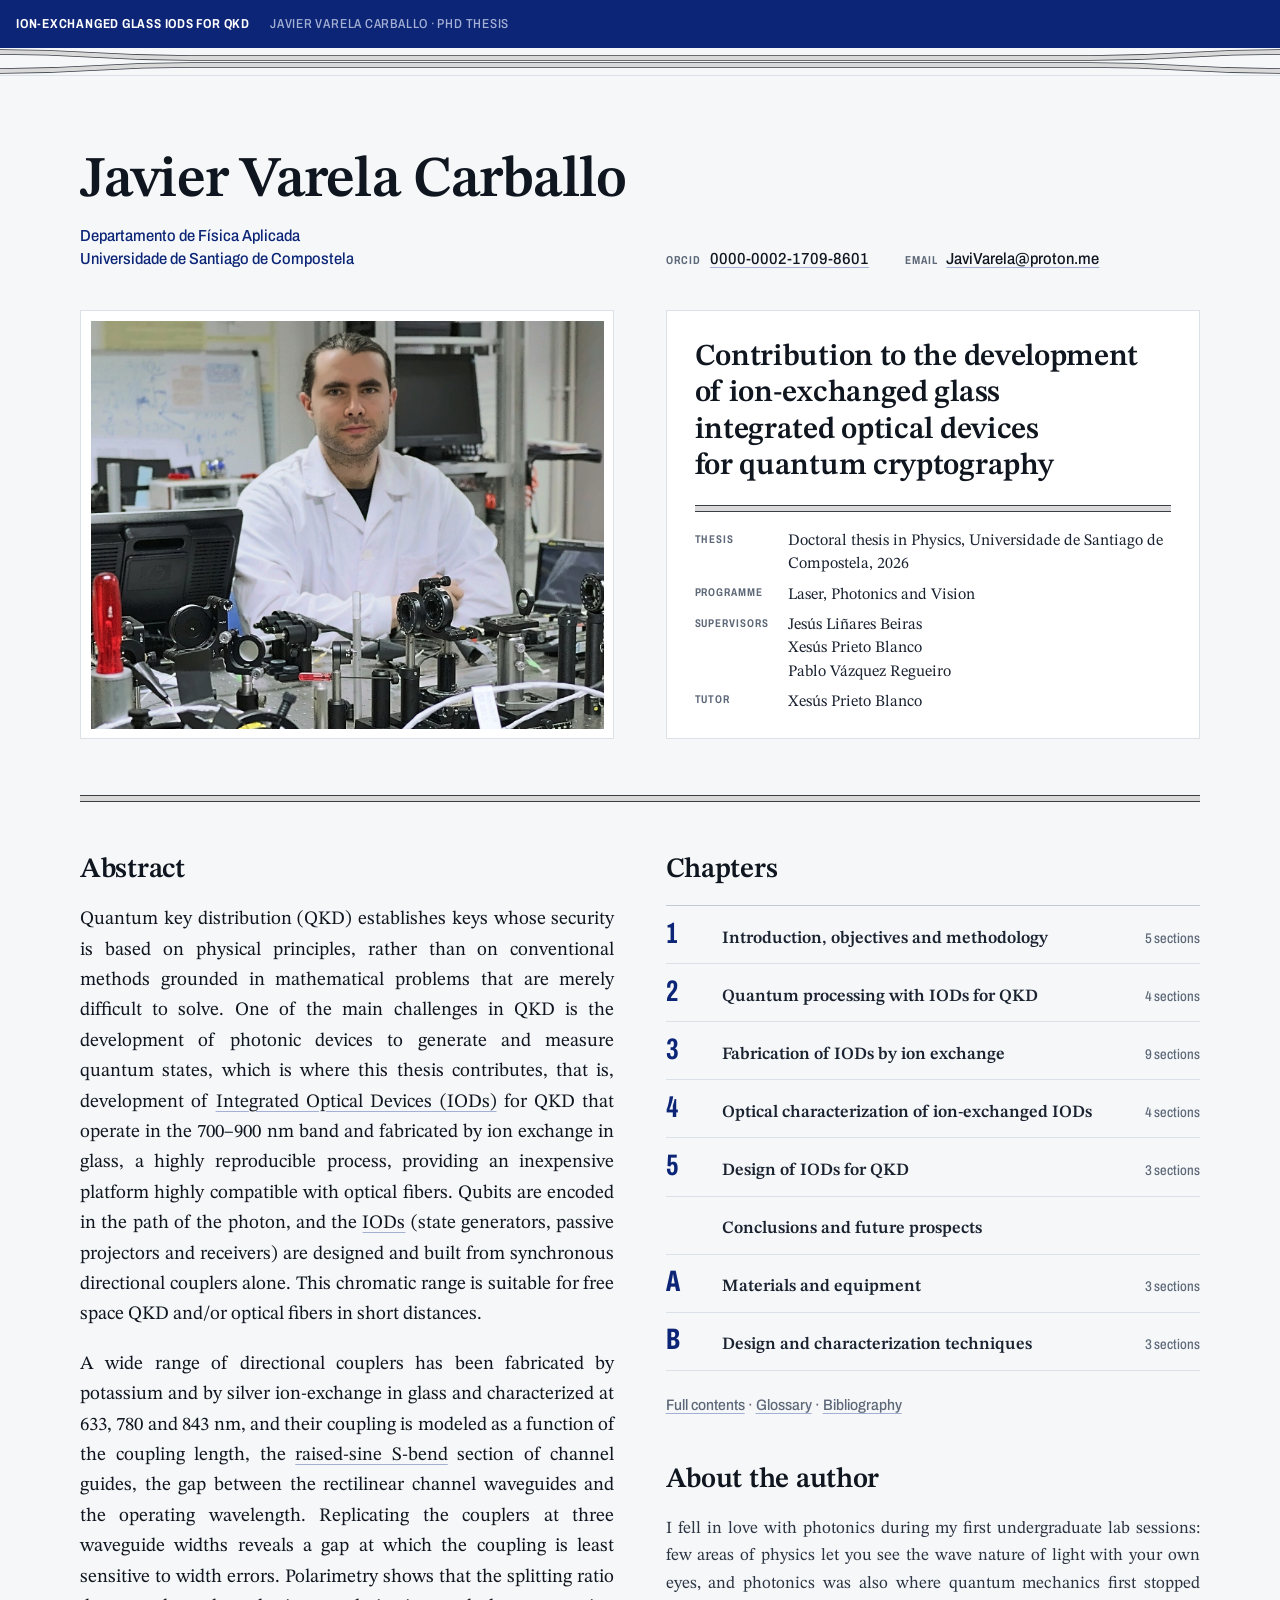
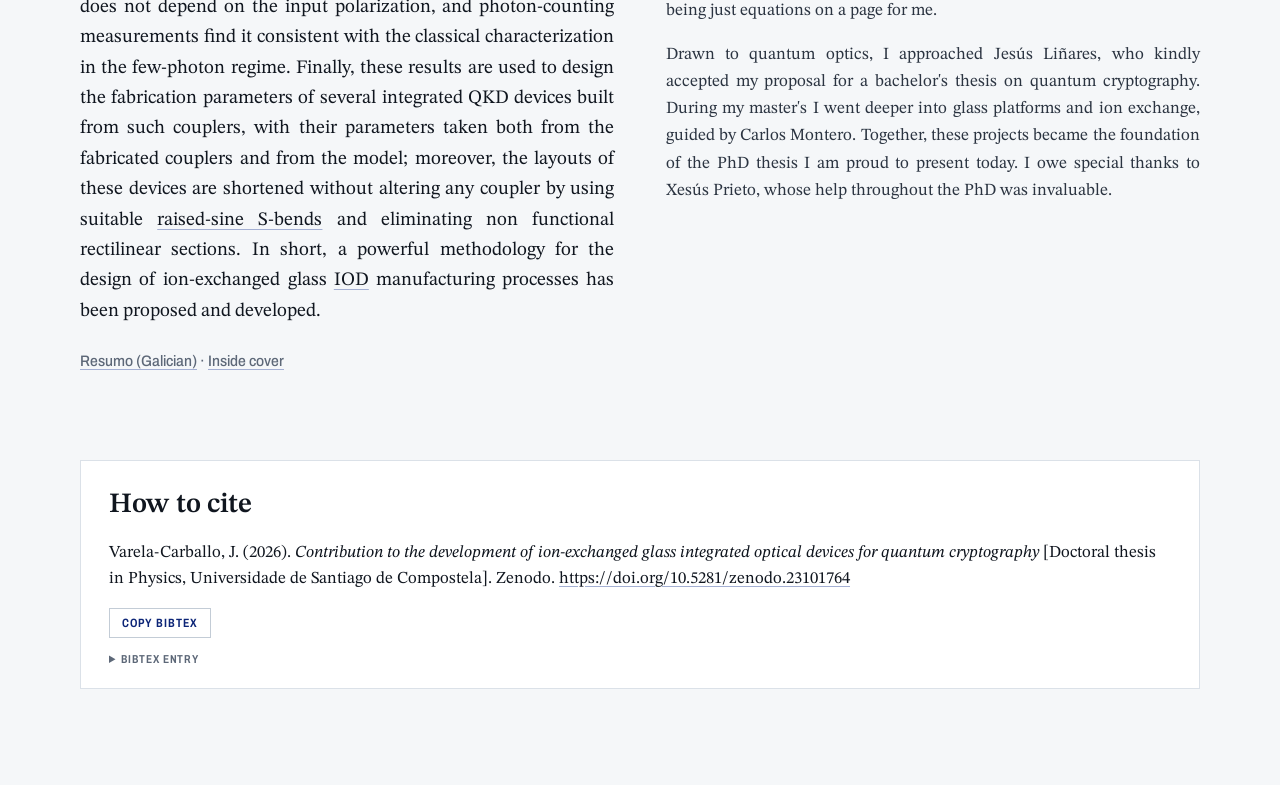
<file: index.html>
<!DOCTYPE html><html lang="en"><head><meta charset="utf-8"><meta name="viewport" content="width=device-width, initial-scale=1"><title>Contribution to the development of ion-exchanged glass integrated optical devices for quantum cryptography · Javier Varela Carballo</title><meta name="description" content="Quantum key distribution (QKD) establishes keys whose security is based on physical principles, rather than on conventional methods grounded in mathematical problems that are merely difficult to solve. One of the main challenges in QKD is the development of photonic devices to generate and measure quantum states, which is where this thesis contributes, that is, development of Integrated Optical Devices (IODs) for QKD that operate in the 700–900 nm band and fabricated by ion exchange in glass, a highly reproducible process, providing an inexpensive platform highly compatible with optical fibers."><meta property="og:title" content="Contribution to the development of ion-exchanged glass integrated optical devices for quantum cryptography"><meta property="og:description" content="Quantum key distribution (QKD) establishes keys whose security is based on physical principles, rather than on conventional methods grounded in mathematical problems that are merely difficult to solve. One of the main challenges in QKD is the development of photonic devices to generate and measure quantum states, which is where this thesis contributes, that is, development of Integrated Optical Devices (IODs) for QKD that operate in the 700–900 nm band and fabricated by ion exchange in glass, a highly reproducible process, providing an inexpensive platform highly compatible with optical fibers."><meta property="og:type" content="website"><meta name="citation_title" content="Contribution to the development of ion-exchanged glass integrated optical devices for quantum cryptography"><meta name="citation_author" content="Varela-Carballo, Javier"><meta name="citation_publication_date" content="2026"><meta name="citation_dissertation_institution" content="Universidade de Santiago de Compostela"><meta name="citation_doi" content="10.5281/zenodo.23101764"><meta name="authors" content="Javier Varela Carballo"><style>/* Alignment */
mtable.right-align mtd,
mtable mtd.right-align,
mtable.left-align mtd.right-align,
mtable.aligned mtd:nth-child(odd) {
  justify-items: end;
  text-align: right;
}
mtable.cases mtd,
mtable.left-align mtd,
mtable mtd.left-align,
mtable.aligned mtd:nth-child(even),
math:is(:not([display])) > mtable.multiline-equation mtd {
  justify-items: start;
  text-align: left;
}
mtable.cases mtd,
mtable.aligned mtd,
mtable mtd.flushed,
mtable mtd.left-flush {
  padding-left: 0;
}
mtable.cases mtd,
mtable.aligned mtd,
mtable mtd.flushed,
mtable mtd.right-flush {
  padding-right: 0;
}

/* Tables */
mtable {
  math-style: inherit;
}
mtd {
  math-depth: auto-add;
  math-style: compact;
  math-shift: compact;
}

/* Equations */
mtable.multiline-equation mtd {
  math-depth: inherit;
  math-style: inherit;
  math-shift: inherit;
  padding: 0;
}
math > mtable.multiline-equation mtr:not(:last-child) mtd {
  padding-bottom: 0.5em;
}

/* Fractions */
mfrac {
  padding-inline: 0;
  margin-inline: 0.1em;
}

/* Accents */
mover[accent="true" i] > :first-child {
  font-feature-settings: "dtls";
}
mover.dotted[accent="true" i] > :first-child {
  font-feature-settings: "dtls" 0;
}

/* Other rules for scriptlevel, displaystyle and math-shift */
munder > :nth-child(2),
munderover > :nth-child(2) {
  math-shift: compact
}
munder[accentunder="true" i] > :not(:first-child),
mover[accent="true" i] > :not(:first-child) {
  math-depth: inherit;
  math-style: inherit;
  math-shift: inherit;
}</style><link rel="stylesheet" href="style.css"><script src="site.js" defer></script></head><body data-page="index.html" data-title="Javier Varela Carballo"><a class="skip" href="#main">Skip to text</a>
<header class="mast"><a class="mast-title" href="index.html" aria-current="page" title="Contribution to the development of ion-exchanged glass integrated optical devices for quantum cryptography">Ion-exchanged glass IODs for QKD</a><span class="mast-author">Javier Varela Carballo · PhD thesis</span></header>
<div class="coupler" aria-hidden="true"></div>
<main class="home" id="main">
<section class="home-top">
<header class="who"><div><h1 class="who-name">Javier Varela Carballo</h1><p class="who-aff">Departamento de Física Aplicada<br>Universidade de Santiago de Compostela</p></div>
<ul class="who-links"><li><span class="k">ORCID</span><a href="https://orcid.org/0000-0002-1709-8601">0000-0002-1709-8601</a></li><li><span class="k">Email</span><a href="mailto:JaviVarela@proton.me">JaviVarela@proton.me</a></li></ul></header>
<figure class="who-photo"><img src="assets/photo.jpg" alt="Javier Varela Carballo at the optical bench" width="1500" height="1125"></figure>
<div class="plate">
<h2 class="plate-title stop"><a href="introduction.html">Contribution to the development of ion-exchanged glass integrated optical devices for quantum cryptography</a></h2>
<dl class="plate-meta"><dt>Thesis</dt><dd>Doctoral thesis in Physics, Universidade de Santiago de Compostela, 2026</dd><dt>Programme</dt><dd>Laser, Photonics and Vision</dd><dt>Supervisors</dt><dd>Jesús Liñares Beiras<br>Xesús Prieto Blanco<br>Pablo Vázquez Regueiro</dd><dt>Tutor</dt><dd>Xesús Prieto Blanco</dd></dl>
</div>
</section>
<section class="home-low">
<div class="home-abs"><h2 class="stop">Abstract</h2><p>Quantum key distribution (QKD) establishes keys whose security is based on physical principles, rather than on conventional methods grounded in mathematical problems that are merely difficult to solve. One of the main challenges in QKD is the development of photonic devices to generate and measure quantum states, which is where this thesis contributes, that is, development of <a href="glossary.html#iod">Integrated Optical Devices (IODs)</a> for QKD that operate in the 700–900 nm band and fabricated by ion exchange in glass, a highly reproducible process, providing an inexpensive platform highly compatible with optical fibers. Qubits are encoded in the path of the photon, and the <a href="glossary.html#iod">IODs</a> (state generators, passive projectors and receivers) are designed and built from synchronous directional couplers alone. This chromatic range is suitable for free space QKD and/or optical fibers in short distances.</p><p>A wide range of directional couplers has been fabricated by potassium and by silver ion-exchange in glass and characterized at 633, 780 and 843 nm, and their coupling is modeled as a function of the coupling length, the <a href="glossary.html#minf_bend">raised-sine S-bend</a> section of channel guides, the gap between the rectilinear channel waveguides and the operating wavelength. Replicating the couplers at three waveguide widths reveals a gap at which the coupling is least sensitive to width errors. Polarimetry shows that the splitting ratio does not depend on the input polarization, and photon-counting measurements find it consistent with the classical characterization in the few-photon regime. Finally, these results are used to design the fabrication parameters of several integrated QKD devices built from such couplers, with their parameters taken both from the fabricated couplers and from the model; moreover, the layouts of these devices are shortened without altering any coupler by using suitable <a href="glossary.html#minf_bend">raised-sine S-bends</a> and eliminating non functional rectilinear sections. In short, a powerful methodology for the design of ion-exchanged glass <a href="glossary.html#iod">IOD</a> manufacturing processes has been proposed and developed.</p><p class="more"><a href="abstract.html#loc-3">Resumo (Galician)</a> · <a href="abstract.html">Inside cover</a></p></div>
<div class="home-side"><nav class="home-ch" aria-labelledby="home-ch"><h2 id="home-ch" class="stop">Chapters</h2><ol class="chaps"><li><a href="introduction.html"><span class="n">1</span><span class="t">Introduction, objectives and methodology</span><span class="c">5 sections</span></a></li><li><a href="quantum-processing.html"><span class="n">2</span><span class="t">Quantum processing with IODs for QKD</span><span class="c">4 sections</span></a></li><li><a href="fabrication.html"><span class="n">3</span><span class="t">Fabrication of IODs by ion exchange</span><span class="c">9 sections</span></a></li><li><a href="optical-characterization.html"><span class="n">4</span><span class="t">Optical characterization of <span class="nw">ion-exchanged</span> IODs</span><span class="c">4 sections</span></a></li><li><a href="design.html"><span class="n">5</span><span class="t">Design of IODs for QKD</span><span class="c">3 sections</span></a></li><li><a href="conclusions.html"><span class="n"></span><span class="t">Conclusions and future prospects</span><span class="c"></span></a></li><li><a href="materials-and-equipment.html"><span class="n">A</span><span class="t">Materials and equipment</span><span class="c">3 sections</span></a></li><li><a href="design-and-characterization.html"><span class="n">B</span><span class="t">Design and characterization techniques</span><span class="c">3 sections</span></a></li></ol>
<p class="more"><a href="contents.html">Full contents</a> · <a href="glossary.html">Glossary</a> · <a href="bibliography.html">Bibliography</a></p></nav>
<section class="who-bio" aria-labelledby="who-bio"><h2 id="who-bio" class="stop">About the author</h2><p>I fell in love with photonics during my first undergraduate lab sessions: few areas of physics let you see the wave nature of light with your own eyes, and photonics was also where quantum mechanics first stopped being just equations on a page for me.</p><p>Drawn to quantum optics, I approached Jesús Liñares, who kindly accepted my proposal for a bachelor's thesis on quantum cryptography. During my master's I went deeper into glass platforms and ion exchange, guided by Carlos Montero. Together, these projects became the foundation of the PhD thesis I am proud to present today. I owe special thanks to Xesús Prieto, whose help throughout the PhD was invaluable.</p></section></div>
</section>
<section class="cite"><h2 class="stop">How to cite</h2>
<p class="ref">Varela-Carballo, J. (2026). <i>Contribution to the development of ion-exchanged glass integrated optical devices for quantum cryptography</i> [Doctoral thesis in Physics, Universidade de Santiago de Compostela]. Zenodo. <a href="https://doi.org/10.5281/zenodo.23101764">https://doi.org/10.5281/zenodo.23101764</a></p>
<button class="bib-copy" type="button">Copy BibTeX</button>
<details class="bib"><summary>BibTeX entry</summary><pre>@phdthesis{VarelaCarballo2026,
  author = {Varela-Carballo, Javier},
  title  = {Contribution to the development of ion-exchanged glass integrated optical devices for quantum cryptography},
  school = {Universidade de Santiago de Compostela},
  year   = {2026},
  doi    = {10.5281/zenodo.23101764},
  url    = {https://doi.org/10.5281/zenodo.23101764}
}</pre></details>
</section>
</main></body></html>
</file>
<file: style.css>
/* Web edition stylesheet. The frame is drawn in the thesis's own materials:
   USC blue (Pantone 280, RGB 12 37 119, USC identity manual p. 28) for the
   masthead, numbers and reference targets; waveguides as the circuit layouts
   draw them (grey ribbon, dark outline); orange as light, marking only where
   the reader is. Neutrals come from the n-ramp alone. */
:root {
  --n0: #ffffff; --n1: #f5f7f9; --n2: #eaeef2; --n3: #dbe1e8; --n4: #c3ccd6;
  --n5: #98a3b1; --n6: #5d6878; --n7: #434d5c; --n8: #2b3441; --n9: #1a2230; --n10: #10161f;
  --blue: #0c2577; --blue-2: #34498f; --blue-line: #a3afd3; --mast-ink: #cdd4ec; --blue-wash: rgb(12 37 119 / .075);
  --light: #e69f00; --wg: #d9d9d9; --wg-edge: #3a3f46;
  --serif: "STIX Two Text", "Noto Serif CJK JP", "STIX Two", "Libertinus Serif", Georgia, serif;
  --label: "Archivo", "Arial Narrow", sans-serif;
  --mast-h: 3rem; --band: 1.75rem; --top: calc(var(--mast-h) + var(--band));
  color-scheme: light;
}
/* Faces are served with the site (template/web/fonts/): STIX Two Text and
   Archivo from google/fonts (OFL), subset to Latin, Greek and punctuation;
   New Computer Modern Math from typst/typst-assets, the PDF's own math face;
   Noto Serif CJK JP (OFL), the epigraph's face in the PDF, cut down to the
   four characters of 木漏れ日 and reached through the serif stack. */
@font-face { font-family: "STIX Two Text"; src: url("fonts/STIXTwoText.woff2") format("woff2"); font-weight: 400 700; font-style: normal; font-display: swap; }
@font-face { font-family: "STIX Two Text"; src: url("fonts/STIXTwoText-Italic.woff2") format("woff2"); font-weight: 400 700; font-style: italic; font-display: swap; }
@font-face { font-family: "Archivo"; src: url("fonts/Archivo.woff2") format("woff2"); font-weight: 100 900; font-stretch: 62% 125%; font-style: normal; font-display: swap; }
@font-face { font-family: "Noto Serif CJK JP"; src: url("fonts/NotoSerifJP-epigraph.woff2") format("woff2"); unicode-range: U+6728, U+6F0F, U+308C, U+65E5; font-display: swap; }
@font-face { font-family: "New Computer Modern Math"; src: url("fonts/NewCMMath-Regular.woff2") format("woff2"); font-display: swap; }
* { box-sizing: border-box; }
html { scroll-padding-top: calc(var(--top) + 1.5rem); scrollbar-color: var(--n4) transparent; }
@media (prefers-reduced-motion: no-preference) { html { scroll-behavior: smooth; } }
body { margin: 0; background: var(--n1); color: var(--n10); font: 400 1.1875rem/1.6 var(--serif); -webkit-font-smoothing: antialiased; }
::selection { background: rgb(230 159 0 / .3); }
:focus-visible { outline: 2px solid var(--blue); outline-offset: 2px; }
math { font-family: "New Computer Modern Math", math; }
mrow.overline { border-top: .055em solid currentColor; padding-top: .1em; }
img, svg { max-width: 100%; height: auto; }
.skip { position: absolute; left: -999px; top: 0; }
.skip:focus { left: 1rem; top: .5rem; z-index: 100; padding: .5rem 1rem; background: var(--n0); color: var(--n10); }

/* Masthead. */
.mast { position: sticky; top: 0; z-index: 50; height: var(--mast-h); display: flex; align-items: center; gap: 1.25rem; padding: 0 1rem;
  background: var(--blue); color: var(--mast-ink); font: 500 .8125rem/1 var(--label); font-stretch: 80%; letter-spacing: .06em; text-transform: uppercase; }
.mast-title { color: var(--n0); text-decoration: none; font-weight: 650; }
.mast-author { color: var(--blue-line); }
.mast-loc { margin-left: auto; display: flex; border: 1px solid rgb(255 255 255 / .22); font-variant-numeric: tabular-nums; }
.mast-loc > span { padding: .35rem .6rem; }
.mast-loc > span + span { border-left: 1px solid rgb(255 255 255 / .22); }
.ml-ch::before { content: "Ch "; color: var(--blue-line); }
.is-app > .ml-ch::before { content: "App "; }
.ml-sec { color: var(--light); font-weight: 650; }
.ml-of { color: var(--blue-line); }
.rail-toggle { display: none; font: inherit; letter-spacing: inherit; text-transform: inherit; color: var(--n0);
  background: none; border: 1px solid rgb(255 255 255 / .35); padding: .35rem .6rem; cursor: pointer; }

/* Reading-progress coupler (drawn by site.js); pointing at it names the
   part of the page there, clicking or dragging goes to it. */
.coupler { position: sticky; top: var(--mast-h); z-index: 49; height: var(--band); background: var(--n1); border-bottom: 1px solid var(--n3);
  cursor: pointer; touch-action: none; --cp-fill: var(--wg); --cp-edge: var(--wg-edge); --cp-w: 4; --cp-gap: 7; }
.coupler svg { display: block; width: 100%; height: 100%; }
.coupler-tip { position: absolute; top: calc(100% + .35rem); left: 0; padding: .3rem .55rem; white-space: nowrap; pointer-events: none;
  background: var(--n9); color: var(--n0); font: 500 .75rem/1.2 var(--label); font-stretch: 85%; opacity: 0; transition: opacity .12s; }
.coupler.is-pointing .coupler-tip:not(:empty) { opacity: 1; }
@media (hover: none) { .coupler-tip { display: none; } }

/* Frame and contents rail; the rail's edge is a waveguide. */
.frame { display: grid; grid-template-columns: 18.5rem minmax(0, 1fr); }
.rail { position: sticky; top: var(--top); height: calc(100dvh - var(--top)); overflow-y: auto; overscroll-behavior: contain;
  padding: 1.5rem 1.25rem 3rem 1rem; scrollbar-width: none; background-color: var(--n2); border-right: 1px solid var(--n3); font: 400 .875rem/1.35 var(--label); font-stretch: 90%;
  background-image: linear-gradient(var(--wg), var(--wg)), linear-gradient(var(--wg-edge), var(--wg-edge)), linear-gradient(var(--wg-edge), var(--wg-edge));
  background-size: 4px 100%, 1px 100%, 1px 100%; background-position: right 3px top, right 7px top, right 2px top; background-repeat: no-repeat; }
.rail ol, .rail ul { list-style: none; margin: 0; padding: 0; }
.rail a { color: var(--n8); text-decoration: none; }
.rail-home { display: block; margin: 0 0 1rem .25rem; font-weight: 650; font-size: .75rem; letter-spacing: .1em; text-transform: uppercase; color: var(--n6) !important; }
.rail .ch { margin: 0 0 .15rem; }
.rail .ch > a { display: grid; grid-template-columns: 2.25rem 1fr; padding: .45rem .5rem .45rem .25rem; font-weight: 600; color: var(--n9); }
.rail .ch > a .n { font-stretch: 70%; font-weight: 700; font-size: 1rem; line-height: 1.1; color: var(--blue); }
.rail .ch > ol { display: none; margin: 0 0 .6rem; }
.rail .ch.is-open > ol { display: block; }
.rail .ch > ol a { display: grid; grid-template-columns: 2.25rem 1fr; padding: .32rem .5rem .32rem .25rem; position: relative; }
.rail .ch > ol a .n { font-variant-numeric: tabular-nums; color: var(--blue-2); }
.rail a:hover .t { text-decoration: underline; text-decoration-color: var(--n5); text-underline-offset: .2em; }
.rail [aria-current="page"] { position: relative; background: var(--n0); color: var(--n10); box-shadow: 0 1px 2px rgb(16 22 31 / .08); }
/* The current page lights the rail's guide along its own row. */
.rail [aria-current="page"]::after { content: ""; position: absolute; top: 0; bottom: 0; right: calc(3px - 1.25rem); width: 4px; background: var(--light); }
.rail-back { margin-top: 1.25rem !important; padding-top: 1rem !important; border-top: 1px solid var(--n4); }
.rail-back a { display: block; padding: .3rem .25rem .3rem 2.5rem; color: var(--n7); }

/* Reading column, with the section's apparatus in the right margin when there is room. */
.doc { padding: 2.25rem clamp(1rem, 5vw, 4.5rem) 6rem; min-width: 0; }
.doc > * { max-width: 40rem; margin-inline: auto; }
.local { display: none; }
@media (min-width: 1280px) {
  .doc { display: grid; grid-template-columns: minmax(0, 40rem) minmax(11rem, 15rem); column-gap: clamp(2rem, 3vw, 3.5rem);
    justify-content: center; align-content: start; padding-inline: clamp(1.5rem, 3vw, 3rem); }
  .doc > * { grid-column: 1; margin-inline: 0; }
  .doc > .local { display: block; grid-column: 2; grid-row: 1 / span 4; position: sticky; top: calc(var(--top) + 1.5rem); align-self: start;
    max-height: calc(100dvh - var(--top) - 3rem); overflow-y: auto; overscroll-behavior: contain; padding: .25rem .25rem 2rem 0;
    font: 400 .84rem/1.35 var(--label); font-stretch: 90%; scrollbar-width: thin; }
  .doc:not(:has(.local)) { grid-template-columns: minmax(0, 40rem); }
}
.local summary { display: flex; align-items: center; gap: .45rem; margin: 0 0 .6rem; padding: .2rem 0; cursor: pointer; list-style: none; user-select: none;
  font: 650 .7rem/1 var(--label); font-stretch: 75%; letter-spacing: .12em; text-transform: uppercase; color: var(--blue); }
.local summary::-webkit-details-marker { display: none; }
/* A folded group: its chevron turns and a rule closes it off. */
.local summary::before { content: ""; width: .32rem; height: .32rem; margin: 0 .1rem; border: solid currentColor; border-width: 0 1.5px 1.5px 0; transform: rotate(45deg) translate(-.08rem, -.08rem); transition: transform .15s; }
.local details:not([open]) > summary { margin-bottom: 1.1rem; padding-bottom: .55rem; border-bottom: 1px solid var(--n3); }
.local details:not([open]) > summary::before { transform: rotate(-45deg); }
.local summary:hover { color: var(--n10); }
.local ol { list-style: none; margin: 0 0 2rem; padding: 0; }
.local .subs { background: linear-gradient(var(--wg), var(--wg)) 1px 0 / 3px 100% no-repeat, linear-gradient(var(--wg-edge), var(--wg-edge)) 0 0 / 1px 100% no-repeat,
  linear-gradient(var(--wg-edge), var(--wg-edge)) 4px 0 / 1px 100% no-repeat; }
.local .subs a { display: grid; grid-template-columns: 2.6rem 1fr; padding: .28rem 0 .28rem 1rem; color: var(--n8); text-decoration: none; position: relative; }
.local .subs .n { color: var(--blue-2); font-variant-numeric: tabular-nums; }
.local a:hover .t { text-decoration: underline; text-decoration-color: var(--blue); text-underline-offset: .2em; }
.local .is-here a { color: var(--n10); font-weight: 600; }
.local .is-here a::before { content: ""; position: absolute; left: 1px; top: 0; bottom: 0; width: 3px; background: var(--light); }
.local .plates { display: grid; grid-template-columns: minmax(0, 1fr); gap: .7rem; }
.local .plates a { display: block; padding: .5rem .5rem .45rem; background: var(--n0); border: 1px solid var(--n3); color: var(--n8); text-decoration: none; }
.local .plates a:hover { border-color: var(--n5); }
.local .thumb { display: grid; place-items: center; min-width: 0; height: 5.5rem; overflow: hidden; margin-bottom: .4rem; }
.local .thumb > * { max-width: 100%; max-height: 5.5rem; width: auto; height: auto; pointer-events: none; }
.local .thumb table { zoom: .4; font-size: .9rem; max-width: none; }
/* A grid of panels: every panel in its cell, in the figure's columns. */
.local .thumb.is-panels { grid-template-columns: repeat(var(--cols), minmax(0, 1fr)); grid-auto-rows: calc((5.5rem - (var(--rows) - 1) * 3px) / var(--rows)); gap: 3px; place-items: stretch; }
.local .thumb.is-panels > .cell { container-type: size; display: grid; place-items: center; min-width: 0; max-height: none; }
.local .thumb.is-panels .cell > :is(img, svg) { width: 100%; height: 100%; max-height: none; object-fit: contain; }
/* Numbered equations: the number, and the equation shrunk to a line that fades out where it is cut. */
.local .eqs { display: grid; gap: .1rem; }
.local .eqs a { display: grid; grid-template-columns: 2.6rem minmax(0, 1fr); align-items: center; padding: .3rem .4rem .3rem 0; color: var(--n8); text-decoration: none; border-bottom: 1px solid var(--n3); }
.local .eqs a:hover { background: var(--n0); }
.local .eqs .n { font: 600 .78rem/1 var(--label); font-stretch: 85%; color: var(--blue-2); font-variant-numeric: tabular-nums; }
.local .eqv { min-width: 0; max-height: 3.4rem; overflow: hidden; pointer-events: none; color: var(--n9);
  mask-image: linear-gradient(to right, #000 80%, transparent); }
.local .eqv math { display: block math; width: max-content; margin: 0; zoom: .78; text-align: left; }
.local .fl { font: 700 .72rem/1 var(--label); font-stretch: 75%; letter-spacing: .08em; text-transform: uppercase; color: var(--blue); }
.local .cap { display: -webkit-box; -webkit-line-clamp: 2; -webkit-box-orient: vertical; overflow: hidden; margin-top: .2rem; color: var(--n6); font-size: .78rem; }

.running { display: flex; justify-content: space-between; gap: 1rem; padding-bottom: .7rem; margin-bottom: 2.75rem; border-bottom: 1px solid var(--n4);
  font: 500 .75rem/1.3 var(--label); font-stretch: 75%; letter-spacing: .08em; text-transform: uppercase; color: var(--n6); }
.running .n { color: var(--blue); font-weight: 650; }

/* Headings. The page's own title (h2 on openers and back matter, h3 on sections) carries the large number. */
.body h2, .body h3 { font-weight: 600; letter-spacing: -.01em; text-wrap: balance; }
.body > h2:first-child, .body > h3:first-child { margin: 0 0 2rem; font: 600 clamp(2rem, 3.6vw, 2.6rem)/1.12 var(--serif); }
.body > :first-child .hn { display: flex; align-items: center; gap: .9rem; margin-bottom: .6rem; font: 700 clamp(3.5rem, 8vw, 5.75rem)/.85 var(--label);
  font-stretch: 62%; letter-spacing: -.01em; color: var(--blue); font-variant-numeric: tabular-nums; }
.body > :first-child .hn::after { content: ""; flex: 1; height: 5px; background: var(--wg); border-block: 1px solid var(--wg-edge); }
.body h2:not(:first-child) { margin: 2.6em 0 .8em; font: 600 1.75rem/1.2 var(--serif); }
.body h3:not(:first-child) { margin: 2.4em 0 .7em; font: 600 1.45rem/1.25 var(--serif); }
.body h4 { margin: 2.8em 0 .7em; font: 600 1.45rem/1.25 var(--serif); text-wrap: balance; }
.body h4 .hn, .body h3:not(:first-child) .hn { margin-right: .55rem; font: 650 1.15rem/1 var(--label); font-stretch: 70%; color: var(--blue-2); font-variant-numeric: tabular-nums; letter-spacing: .02em; }
.body h5 { margin: 2em 0 .5em; font: italic 500 1.2rem/1.3 var(--serif); }
.body p { margin: 0 0 1em; hyphens: auto; text-wrap: pretty; }
/* Prose is justified as in the PDF, down to the width where hyphenation still keeps word gaps even. */
@media (min-width: 641px) { .body > p, .home-abs > p:not(.more), .who-bio > p { text-align: justify; } }
.body ul, .body ol { padding-left: 1.4em; }
.body li { margin: .25em 0; }
.body > div:empty { display: none; }

/* Links. */
.body a { color: inherit; text-decoration: underline; text-decoration-color: var(--blue-line); text-decoration-thickness: 1px; text-underline-offset: .2em; }
.body a:hover { text-decoration-color: var(--blue); text-decoration-thickness: 2px; }
.body a[href*="glossary.html"] { text-decoration-style: dotted; text-decoration-color: var(--n5); }
.body a[role="doc-biblioref"] { font: 500 .82em/1 var(--label); font-stretch: 85%; color: var(--blue-2); text-decoration: none; font-variant-numeric: tabular-nums; }
.body a[role="doc-biblioref"]:hover { color: var(--n10); text-decoration: underline; text-decoration-color: var(--blue); }
.body a[href^="http"] { overflow-wrap: anywhere; }

/* Display equations. */
.equation { display: flex; align-items: center; gap: 1.5rem; margin: 1.3em 0; padding: .5rem .75rem; position: relative; }
.equation > math { flex: 1; overflow-x: auto; overflow-y: hidden; padding-block: .3em; }
.equation > p { margin: 0 !important; }
.eq-num { font: 500 .9rem/1 var(--label); font-stretch: 80%; color: var(--n6); font-variant-numeric: tabular-nums; }
math[display="block"] { font-size: 1.05em; }

/* Figures sit on a white plate. */
.body figure { margin: 0; }
.body > figure { margin: 2.5rem 0; padding: 1.25rem 1.25rem 1rem; background: var(--n0); border: 1px solid var(--n3); text-align: center; overflow-x: auto; }
.body > figure img { margin: 0 auto; max-height: 75vh; }
.body figure > svg { margin-inline: auto; }
.subgrid { display: grid; gap: 1.25rem; align-items: start; }
figure figure > div { font-size: .9rem; line-height: 1.4; margin-top: .5rem; color: var(--n7); }
figcaption { margin-top: 1.1rem; padding-top: .8rem; border-top: 1px solid var(--n3); text-align: left; font-size: .95rem; line-height: 1.5; color: var(--n8); }
figcaption .fl { margin-right: .45rem; font: 700 .8rem/1 var(--label); font-stretch: 75%; letter-spacing: .07em; text-transform: uppercase; color: var(--blue); }

/* Figures and tables open to a full view on click. */
.body > figure:has(img, svg) :is(img, svg) { cursor: zoom-in; }
.xref-pop figure :is(img, svg) { cursor: zoom-in; }
:is(.body, .xref-pop) figure > table { cursor: zoom-in; }
html.has-lightbox { overflow: hidden; }
.lightbox { position: fixed; inset: 0; z-index: 200; display: flex; flex-direction: column; gap: 1rem; padding: 3.5rem clamp(1rem, 4vw, 3rem) 1.5rem;
  background: rgb(16 22 31 / .97); opacity: 0; transition: opacity .2s ease-out; }
.lightbox.is-shown { opacity: 1; }
/* The stage scrolls a canvas that centres the plate while it is smaller than
   the stage; site.js sizes the plate to fit (a table through `zoom`). */
.lb-stage { flex: 1; min-height: 0; overflow: auto; overscroll-behavior: contain; cursor: zoom-out; scrollbar-width: thin; scrollbar-color: var(--n6) transparent; }
.lb-canvas { display: flex; width: max-content; height: max-content; min-width: 100%; min-height: 100%; }
.lb-plate { flex: none; margin: auto; padding: clamp(.75rem, 2vw, 1.5rem); background: var(--n0); color: var(--n10); text-align: center; cursor: default; }
.lb-plate > :is(img, svg) { display: block; width: 100% !important; height: auto !important; max-width: none; max-height: none; }
.lb-plate > p, .lb-plate figure { margin: 0; }
.lb-plate .subgrid > * { min-width: 0; }
.lb-plate .subgrid figure > :is(img, svg) { width: 100% !important; height: auto !important; max-width: none; max-height: none; }
.lb-plate figure > div, .lb-plate > div:not(.subgrid) { color: var(--n7); font-size: .95rem; line-height: 1.4; text-align: center; }
.lb-plate figure > div { margin-top: .5rem; }
.lb-plate.is-table table { font-size: 1.125rem; }
.lb-plate a { color: inherit; text-decoration: underline; text-decoration-color: var(--blue-line); text-underline-offset: .2em; }
.lb-plate a:hover { text-decoration-color: var(--blue); text-decoration-thickness: 2px; }
.lb-cap { flex: none; max-width: 52rem; margin: 0 auto; padding: 0; border: 0; max-height: 25vh; overflow: auto; color: var(--n3); font-size: 1rem; line-height: 1.5; }
.lb-cap .fl { color: var(--n0); }
.lb-cap a { color: inherit; }
.lb-close, .lb-tools button { display: grid; place-items: center; width: 2.25rem; height: 2.25rem; padding: 0;
  background: none; border: 1px solid rgb(255 255 255 / .3); color: var(--n0); cursor: pointer; }
.lb-close { position: absolute; top: .9rem; right: 1rem; }
.lb-close:hover, .lb-tools button:hover { background: rgb(255 255 255 / .1); }
.lb-close svg, .lb-tools svg { width: 1rem; height: 1rem; fill: none; stroke: currentColor; stroke-width: 1.6; stroke-linecap: round; stroke-linejoin: round; }
/* Zoom controls, beside the close button. */
.lb-tools { position: absolute; top: .9rem; right: calc(1rem + 2.25rem + .75rem); display: flex; align-items: center; gap: .3rem; }
.lb-tools button[aria-disabled="true"] { opacity: .35; cursor: default; background: none; }
.lb-level { min-width: 2.9rem; text-align: center; font: 600 .8rem/1 var(--label); font-stretch: 85%; letter-spacing: .02em; color: var(--n3); font-variant-numeric: tabular-nums; }
/* Zoomed past the stage, the plate is dragged to pan; site.js handles touch pinch and pan itself. */
.lb-stage { touch-action: none; }
.lb-stage.is-pannable .lb-plate { cursor: grab; }
.lb-stage.is-panning, .lb-stage.is-panning .lb-plate { cursor: grabbing; user-select: none; }
@media (prefers-reduced-motion: reduce) { .lightbox { transition: none; } }
.xp-section > :is(h2, h3, h4, h5):first-child { margin-bottom: .5rem; }
.xp-section > :is(h4, h5):not(:first-child) { margin: .8rem 0 .3rem; font-size: 1rem; }
.xp-section .equation { padding: .2rem 0; }
.xp-empty { color: var(--n6); font-style: italic; }

/* Tables: ruled, tabular figures; the same in a preview and in the full view. */
:is(.body, .xref-pop, .lb-plate) table { border-collapse: collapse; margin: 0 auto; font-size: .95rem; font-variant-numeric: tabular-nums; border-top: 1.5px solid var(--n9); border-bottom: 1.5px solid var(--n9); }
:is(.body, .xref-pop, .lb-plate) thead { border-bottom: 1px solid var(--n9); }
:is(.body, .xref-pop, .lb-plate) th { font-weight: 600; }
:is(.body, .xref-pop, .lb-plate) :is(th, td) { padding: .4rem .75rem; }
:is(.body, .xref-pop, .lb-plate) td[colspan] { text-align: left; padding-top: .6rem; }
:is(.body, .xref-pop, .lb-plate) tbody tr + tr td { border-top: 1px solid var(--n3); }

/* A tinted cell: the fill sits behind the content (html.typ, `table.cell`). */
td:has(> .cell-fill), th:has(> .cell-fill) { position: relative; isolation: isolate; }
.cell-fill { position: absolute; inset: 0; z-index: -1; }

/* A photo cropped as in the PDF (html.typ, `crop-box`): the wrapper has the
   visible aspect ratio, the image is enlarged and shifted by the cut. */
.crop { display: block; overflow: hidden; }
.crop img { display: block; width: var(--crop-w) !important; max-width: none !important; height: auto !important; max-height: none !important;
  margin: var(--crop-mt) 0 0 var(--crop-ml) !important; }

/* Code listings: set left as typed (figures centre their content) and scrolled
   in their own box. Typst colours the tokens with inline styles from its default
   theme, red keywords and operators against green strings; they are remapped to
   a pair a protanope tells apart, Okabe-Ito blue and Okabe-Ito vermilion
   darkened to read at 5.3:1 on the plate (#d55e00 itself is 3.9:1). */
.body figure pre { margin: 0; text-align: left; overflow-x: auto; tab-size: 4; font-size: .85rem; line-height: 1.5; }
.subgrid > :has(pre) { min-width: 0; }
.body :not(pre) > code { overflow-wrap: anywhere; }
pre span[style*="#d73948"] { color: #0072b2 !important; }
pre span[style*="#198810"], pre span[style*="#b60157"] { color: #b04e00 !important; }
pre span[style*="#4b69c6"] { color: var(--n10) !important; font-weight: 600; }

/* Wide content. A table, a listing or a display equation wider than the text
   column is scaled down to fit it (site.js, to a floor); whatever still does
   not fit scrolls in its own box, with a shadow on each edge that has more
   (covers attached to the content hide the shadows at the ends). */
.body > figure, .body figure pre {
  background: linear-gradient(to right, var(--n0) 45%, rgb(255 255 255 / 0)) left / 1.75rem 100% no-repeat local,
    linear-gradient(to left, var(--n0) 45%, rgb(255 255 255 / 0)) right / 1.75rem 100% no-repeat local,
    linear-gradient(to right, rgb(16 22 31 / .2), rgb(16 22 31 / 0)) left / .7rem 100% no-repeat scroll,
    linear-gradient(to left, rgb(16 22 31 / .2), rgb(16 22 31 / 0)) right / .7rem 100% no-repeat scroll, var(--n0);
}
.body > .equation > math {
  background: linear-gradient(to right, var(--n1) 45%, rgb(245 247 249 / 0)) left / 1.75rem 100% no-repeat local,
    linear-gradient(to left, var(--n1) 45%, rgb(245 247 249 / 0)) right / 1.75rem 100% no-repeat local,
    linear-gradient(to right, rgb(16 22 31 / .2), rgb(16 22 31 / 0)) left / .7rem 100% no-repeat scroll,
    linear-gradient(to left, rgb(16 22 31 / .2), rgb(16 22 31 / 0)) right / .7rem 100% no-repeat scroll;
}
:is(.body, .xref-pop, .lb-plate) th .nw { white-space: nowrap; }

/* A reference's target lights in USC blue as soon as it is followed, stays lit
   while the page scrolls to it, and fades once the page has arrived (site.js, `is-lit`). */
.equation::after { content: ""; position: absolute; inset: 0; pointer-events: none; transition: background-color .9s ease-out; }
.body > figure { transition: border-color .9s ease-out, box-shadow .9s ease-out; }
:is(.body :is(h4, h5, li), .body > div[id]:not(.equation)) { transition: background-color .9s ease-out; }
.equation.is-lit::after, :is(.body :is(h4, h5, li), .body > div[id]:not(.equation)).is-lit { background-color: var(--blue-wash); transition: none; }
.body > figure.is-lit { border-color: var(--blue); box-shadow: 0 0 0 1px var(--blue), 0 0 0 7px var(--blue-wash); transition: none; }

/* Section list on chapter openers, contents, glossary, bibliography. */
.section-list { margin-top: 2.5rem; }
.section-list ul { list-style: none; padding: 0; border-top: 1px solid var(--n4); }
.section-list li { margin: 0; border-bottom: 1px solid var(--n3); }
.section-list a { display: block; padding: .7rem 0; text-decoration: none; font-size: 1.1rem; }
.section-list a:hover { text-decoration: underline; text-decoration-color: var(--blue); }
nav[role="doc-toc"] ol { list-style: none; padding-left: 1.4em; }
nav[role="doc-toc"] > ol { padding-left: 0; }
nav[role="doc-toc"] li { margin: .3em 0; }
nav[role="doc-toc"] a { text-decoration: none; }
nav[role="doc-toc"] > ol > li > div > a { font-weight: 600; }
/* Contents page outlines: a wrapped title hangs past its number. */
[data-page="contents.html"] nav[role="doc-toc"] a:has(> .oe-n) { display: flex; gap: .45em; }
[data-page="contents.html"] nav[role="doc-toc"] .oe-n { flex: none; }
[data-page="contents.html"] nav[role="doc-toc"] .oe-fig { min-width: 4.4em; }
section[role="doc-bibliography"] ul { padding-left: 0; }
section[role="doc-bibliography"] li { margin: 0 0 .8em; padding-left: 3rem; text-indent: -3rem; font-size: 1rem; }
section[role="doc-bibliography"] .prefix a { font: 600 .85rem/1 var(--label); font-stretch: 85%; color: var(--blue-2); text-decoration: none; }
.body > div[id] { margin: 0 0 .9em; }

/* Cross-reference preview: the referenced object lifted onto a plate. */
.xref-pop { position: fixed; z-index: 80; width: max-content; max-width: min(36rem, calc(100vw - 1.5rem)); max-height: 60vh; overflow: auto;
  padding: .9rem 1.1rem 1rem; background: var(--n0); border: 1px solid var(--n4); color: var(--n10);
  box-shadow: 0 14px 36px rgb(16 22 31 / .18), 0 2px 6px rgb(16 22 31 / .08); font-size: .95rem; line-height: 1.5;
  opacity: 0; transform: translateY(4px); transition: opacity .16s ease-out, transform .2s cubic-bezier(.2, .8, .2, 1); }
.xref-pop.is-shown { opacity: 1; transform: none; }
.xp-pin, .xp-close { display: grid; place-items: center; width: 1.6rem; height: 1.6rem; margin: -.35rem -.4rem -.35rem .2rem; padding: 0;
  background: none; border: 0; color: var(--n6); cursor: pointer; }
.xp-pin:hover, .xp-close:hover { color: var(--blue); background: var(--n2); }
.xp-pin svg, .xp-close svg { width: .95rem; height: .95rem; fill: none; stroke: currentColor; stroke-width: 1.5; stroke-linecap: round; stroke-linejoin: round; }
/* A pinned preview: a window that stays, moves by its header and resizes from its corner. */
.xref-pop.is-pinned { resize: both; max-width: calc(100vw - 1rem); max-height: calc(100dvh - 1rem); min-width: 14rem; min-height: 6rem; border-color: var(--blue);
  box-shadow: 0 18px 44px rgb(12 37 119 / .22), 0 2px 6px rgb(16 22 31 / .1); }
.xref-pop.is-pinned figure :is(img, svg) { width: 100%; height: auto; max-height: none; }
/* Its figure is sized by site.js to fit the window (`xp-fit`); an inline SVG
   drops the fixed size Typst writes on it and follows its width. */
.xref-pop.is-pinned figure > svg { height: auto !important; }
.xref-pop.is-pinned .subgrid figure > svg { width: 100% !important; }
.xref-pop .xp-fit { flex: none; margin-inline: auto; }
.xref-pop.is-pinned .subgrid > * { min-width: 0; overflow-wrap: anywhere; }
.xref-pop .xp-head { cursor: grab; user-select: none; touch-action: none; }
.xref-pop .xp-head:active { cursor: grabbing; }
.xref-pop.is-figure-only { display: flex; flex-direction: column; overflow: hidden; }
.xref-pop.is-figure-only > figure { flex: 1; min-height: 0; display: flex; flex-direction: column; justify-content: center; }
.xref-pop.is-figure-only figcaption, .xref-pop.is-figure-only figure > div:not(.subgrid) { display: none; }
.xref-pop.is-figure-only figure :is(img, svg) { cursor: zoom-out; }
/* The header stays at the top while the window's content scrolls under it. */
.xref-pop .xp-head { position: sticky; top: -.9rem; z-index: 1; display: flex; align-items: center; gap: .45rem; margin: -.9rem 0 .6rem; padding: .9rem 0 .5rem;
  background: var(--n0); border-bottom: 1px solid var(--n3);
  font: 700 .72rem/1 var(--label); font-stretch: 75%; letter-spacing: .1em; text-transform: uppercase; color: var(--n7); }
.xref-pop .xp-head::before { content: ""; width: .45rem; height: .45rem; background: var(--blue); }
.xref-pop .xp-where { margin-left: auto; font-weight: 500; color: var(--n6); text-transform: none; letter-spacing: .02em; font-stretch: 85%; }
.xref-pop .equation { margin: 0; padding: .2rem 0; }
.xref-pop figure { margin: 0; padding: 0; border: 0; background: none; text-align: center; }
/* A figure preview takes the card's full width. */
.xref-pop:has(> figure :is(img, svg)) { width: min(36rem, calc(100vw - 1.5rem)); }
.xref-pop figure :is(img, svg) { width: 100%; height: auto; max-height: 45vh; object-fit: contain; }
.xref-pop figcaption { font-size: .88rem; }
.xref-pop table { font-size: .85rem; }
.xref-pop p { margin: 0 0 .6em; }
.xref-pop h2, .xref-pop h3, .xref-pop h4, .xref-pop h5 { margin: 0 0 .4rem; font: 600 1.1rem/1.3 var(--serif); }
.xref-pop .hn { font: 650 .95rem/1 var(--label); font-stretch: 70%; color: var(--blue-2); margin-right: .4rem; }
.xref-pop .prefix { font: 600 .85rem/1 var(--label); color: var(--blue-2); margin-right: .3rem; }

/* Pager: its top edge is a guide. */
.pager { display: grid; grid-template-columns: 1fr 1fr; gap: 1rem; margin-top: 5rem; padding-top: .5rem;
  background: linear-gradient(var(--wg), var(--wg)) 0 1px / 100% 3px no-repeat, linear-gradient(var(--wg-edge), var(--wg-edge)) 0 0 / 100% 1px no-repeat,
    linear-gradient(var(--wg-edge), var(--wg-edge)) 0 4px / 100% 1px no-repeat; }
.pager a { display: block; padding: 1rem 0 0; color: var(--n10); text-decoration: none; }
.pager .next { grid-column: 2; text-align: right; }
.pager .dir { display: block; margin-bottom: .45rem; font: 600 .7rem/1 var(--label); font-stretch: 75%; letter-spacing: .12em; text-transform: uppercase; color: var(--n6); }
.pager .n { font: 700 1.2rem/1 var(--label); font-stretch: 65%; margin-right: .35rem; color: var(--blue); }
.pager .t { font-size: 1.05rem; }
.pager a:hover .t { text-decoration: underline; text-decoration-color: var(--blue); text-underline-offset: .2em; }

@media (max-width: 1099px) {
  .frame { grid-template-columns: minmax(0, 1fr); }
  .rail { position: fixed; top: var(--top); left: 0; z-index: 40; width: min(22rem, 88vw); transform: translateX(-100%); visibility: hidden;
    transition: transform .28s cubic-bezier(.2, .8, .2, 1), visibility 0s .28s; }
  body.rail-open .rail { transform: none; visibility: visible; transition: transform .28s cubic-bezier(.2, .8, .2, 1); box-shadow: 0 0 0 100vmax rgb(16 22 31 / .35); }
  .rail-toggle { display: block; }
  .mast-author { display: none; }
}
@media (max-width: 640px) {
  body { font-size: 1.0625rem; }
  .mast { gap: .6rem; }
  .mast-title { display: none; }
  .mast-loc { margin-left: 0; }
  .rail-toggle { margin-left: auto; }
  .running .r-pos { display: none; }
  .body > figure { margin-inline: -1rem; padding-inline: .75rem; border-inline: 0; }
  .subgrid { grid-template-columns: 1fr !important; }
  .equation { padding-inline: 0; gap: .75rem; }
  .pager { grid-template-columns: 1fr; }
  .pager .next { grid-column: 1; text-align: left; }
}
@media (prefers-reduced-motion: reduce) { .rail, .xref-pop { transition: none !important; transform: none; } }
@media print { .mast, .coupler, .rail, .local, .pager, .xref-pop { display: none !important; } .frame { display: block; } body { background: #fff; } }

/* Inside cover (abstract.html): the paragraphs Typst emits for the title page. */
[data-page="abstract.html"] .body > img:first-child { width: min(24rem, 100%) !important; margin-bottom: 2.5rem; }
[data-page="abstract.html"] .body > p:nth-of-type(1) { margin: 0 0 .5rem; font-size: 1.2rem; text-transform: lowercase; color: var(--n8); }
[data-page="abstract.html"] .body > p:nth-of-type(1)::first-letter { text-transform: uppercase; }
[data-page="abstract.html"] .body > p:nth-of-type(3) { margin: 0; font-size: 1rem; font-style: italic; color: var(--n7); }
[data-page="abstract.html"] .body > p:nth-of-type(2) { margin: 0 0 2rem; font: 600 clamp(1.9rem, 3.4vw, 2.5rem)/1.15 var(--serif); letter-spacing: -.01em; text-wrap: balance; }
[data-page="abstract.html"] .body > p:nth-of-type(4) { margin: 0 0 1.25rem; font-size: 1.35rem; }
[data-page="abstract.html"] .body > p:nth-of-type(n+5):nth-of-type(-n+8) { margin: 0 0 .2rem; font-size: 1rem; color: var(--n8); }
[data-page="abstract.html"] .body > p:nth-of-type(8) { margin-bottom: 0; padding-bottom: 2rem; border-bottom: 1px solid var(--n4); }
[data-page="abstract.html"] .body > div > strong { font: 600 clamp(2rem, 3.6vw, 2.6rem)/1.12 var(--serif); margin: 4rem 0 1rem; }
[data-page="abstract.html"] .body > div[style*="center"] { text-align: left !important; }
[data-page="abstract.html"] .body h2 { margin: 4rem 0 1rem; font: 600 clamp(2rem, 3.6vw, 2.6rem)/1.12 var(--serif); }
/* The cover lines stay ragged; the Abstract, and the passages wrapped to mark
   their language (Resumo, Agradecementos), are justified like the rest of the prose. */
[data-page="abstract.html"] .body > p:nth-of-type(-n+8) { text-align: left; }
@media (min-width: 641px) { .body > div[lang] > p, .body > div[lang] > div[lang] > p, [data-page="abstract.html"] .body > div[style*="center"] p { text-align: justify; } }

/* Homepage (index.html, written by meta/build_site.py from template/web/home.json).
   One grid of two equal columns runs the whole page: name and contact links,
   then the photo beside the thesis plate (one shared bottom edge), then the
   abstract beside the chapters with the bio under them, then how to cite. No
   rail: the chapter list is the way in. Fields the author has not filled yet
   show as dashed outlines. */
.home { max-width: 76rem; margin: 0 auto; padding: clamp(2.5rem, 6vw, 4.75rem) clamp(1rem, 5vw, 3rem) 6rem; }
.home h2 { margin: 0 0 1.1rem; font: 600 1.75rem/1.2 var(--serif); letter-spacing: -.01em; }
.home p { margin: 0 0 1em; hyphens: auto; text-wrap: pretty; }
.home a { color: inherit; text-decoration: underline; text-decoration-color: var(--blue-line); text-decoration-thickness: 1px; text-underline-offset: .2em; }
.home a:hover { text-decoration-color: var(--blue); text-decoration-thickness: 2px; }
.home .k { margin-right: .55rem; font: 650 .72rem/1 var(--label); font-stretch: 75%; letter-spacing: .08em; text-transform: uppercase; color: var(--n6); }
.is-missing { display: grid; place-items: center; padding: .75rem; border: 1px dashed var(--n5); color: var(--n6); font: 600 .72rem/1.3 var(--label); font-stretch: 80%; letter-spacing: .06em; text-transform: uppercase; text-align: center; }
.is-missing-inline { padding-bottom: 1px; border-bottom: 1px dashed var(--n5); color: var(--n6); }

.home-top, .home-low { display: grid; grid-template-columns: minmax(0, 1fr) minmax(0, 1fr); column-gap: clamp(2rem, 4vw, 3.5rem); }
.home-top { row-gap: 2.5rem; padding-bottom: 3.5rem; }
.who { grid-column: 1 / -1; display: grid; grid-template-columns: subgrid; align-items: end; }
.who > div { display: contents; }
.who-name, .home .who-aff { grid-column: 1; }
.who-name { grid-column: 1 / -1; }
.who-links { grid-column: 2; }
.who-name { margin: 0 0 .9rem; font: 600 clamp(2.4rem, 4.6vw, 3.6rem)/1.02 var(--serif); letter-spacing: -.015em; text-wrap: balance; }
.home .who-aff { margin: 0; font: 500 1rem/1.4 var(--label); font-stretch: 90%; color: var(--blue); }
.who-links { list-style: none; display: flex; flex-wrap: wrap; gap: .6rem 2.25rem; margin: 0; padding: 0; font: 500 1rem/1.4 var(--label); font-stretch: 90%; font-variant-numeric: tabular-nums; }
.who-photo { display: grid; margin: 0; padding: .6rem; background: var(--n0); border: 1px solid var(--n3); }
.who-photo img { display: block; width: 100%; height: 100%; aspect-ratio: 4 / 3; object-fit: cover; object-position: 50% 30%; }
.who-photo.is-missing { aspect-ratio: 4 / 3; background: none; border: 1px dashed var(--n5); }
.who-bio { margin-top: 3rem; }
.home .who-bio p { font-size: 1.0625rem; line-height: 1.6; color: var(--n8); }
.home .who-bio p:last-child { margin-bottom: 0; }
.who-bio-missing { min-height: 5.5rem; }

.plate { padding: 1.75rem 1.75rem 1.5rem; background: var(--n0); border: 1px solid var(--n3); }
.home .plate-title { margin: 0; font: 600 clamp(1.5rem, 2.4vw, 1.9rem)/1.2 var(--serif); text-wrap: balance; }
.home .plate-title a { text-decoration: none; }
.home .plate-title a:hover { color: var(--blue); text-decoration: underline; text-decoration-color: var(--blue); text-decoration-thickness: 2px; }
.plate-title::after { content: ""; display: block; height: 5px; margin: 1.25rem 0 1.15rem; background: var(--wg); border-block: 1px solid var(--wg-edge); }
.plate-meta { display: grid; grid-template-columns: auto minmax(0, 1fr); gap: .45rem 1.25rem; margin: 0; font-size: 1rem; line-height: 1.45; }
.plate-meta dt { padding-top: .3em; font: 650 .7rem/1 var(--label); font-stretch: 75%; letter-spacing: .08em; text-transform: uppercase; color: var(--n6); }
.plate-meta dd { margin: 0; color: var(--n9); }

.home-low { row-gap: 3rem; }
.home-low::before { content: ""; grid-column: 1 / -1; height: 5px; margin-bottom: .25rem; background: var(--wg); border-block: 1px solid var(--wg-edge); }
.nw { white-space: nowrap; }
.home .more { margin-top: 1.5rem; font: 500 .95rem/1.4 var(--label); font-stretch: 90%; color: var(--n6); }
.chaps { list-style: none; margin: 0; padding: 0; border-top: 1px solid var(--n4); }
.home .chaps a { display: grid; grid-template-columns: 2.75rem minmax(0, 1fr) auto; gap: .75rem; align-items: baseline; padding: .8rem 0; border-bottom: 1px solid var(--n3); color: var(--n9); text-decoration: none; }
.chaps .n { font: 700 1.85rem/1 var(--label); font-stretch: 62%; color: var(--blue); font-variant-numeric: tabular-nums; }
.chaps .n:empty::before { content: "\200b"; }
.chaps .t { font: 600 1.08rem/1.3 var(--serif); }
.chaps .c { font: 500 .875rem/1 var(--label); font-stretch: 80%; color: var(--n6); font-variant-numeric: tabular-nums; white-space: nowrap; }
.chaps a:hover .t { text-decoration: underline; text-decoration-color: var(--blue); text-underline-offset: .2em; }

.cite { margin-top: 4.5rem; padding: 1.75rem 1.75rem 1.4rem; background: var(--n0); border: 1px solid var(--n3); }
.home .cite .ref { margin: 0; font-size: 1.05rem; line-height: 1.55; }
.bib-copy { margin-top: 1rem; padding: .5rem .75rem; background: var(--n0); border: 1px solid var(--n4); color: var(--blue); cursor: pointer;
  font: 650 .75rem/1 var(--label); font-stretch: 75%; letter-spacing: .08em; text-transform: uppercase; transition: border-color .15s ease-out; }
.bib-copy:hover { border-color: var(--blue); }
.bib { margin-top: 1rem; }
.bib summary { width: fit-content; cursor: pointer; font: 650 .72rem/1 var(--label); font-stretch: 75%; letter-spacing: .08em; text-transform: uppercase; color: var(--n6); }
.bib summary:hover { color: var(--blue); }
.bib pre { margin: .75rem 0 0; padding: .9rem 1rem; overflow-x: auto; background: var(--n1); border: 1px solid var(--n3); user-select: all;
  font: 400 .85rem/1.5 ui-monospace, "SFMono-Regular", Menlo, Consolas, monospace; color: var(--n9); }

@media (max-width: 960px) {
  .home-top, .home-low { grid-template-columns: minmax(0, 1fr); }
  .who { grid-template-columns: minmax(0, 1fr); row-gap: 1.25rem; }
  .who-links { grid-column: 1; }
}
@media (max-width: 640px) {
  [data-page="index.html"] .mast-title { display: inline; }
  .plate, .cite, .who-photo { margin-inline: -1rem; padding-inline: 1rem; border-inline: 0; }
  .home .chaps a { grid-template-columns: 2.25rem minmax(0, 1fr); }
  .chaps .c { display: none; }
}

/* Return to where the reader was before following an in-page reference. */
.return { position: fixed; z-index: 60; bottom: 1.5rem; left: calc(18.5rem + 1.5rem); display: flex; align-items: center; gap: .5rem;
  padding: .55rem .9rem .55rem .7rem; background: var(--blue); color: var(--n0); border: 0; cursor: pointer;
  font: 600 .8rem/1 var(--label); font-stretch: 85%; letter-spacing: .04em; box-shadow: 0 8px 24px rgb(12 37 119 / .25), 0 2px 4px rgb(16 22 31 / .12);
  opacity: 0; transform: translateY(.5rem); pointer-events: none; transition: opacity .18s ease-out, transform .25s cubic-bezier(.2, .8, .2, 1); }
.return.is-shown { opacity: 1; transform: none; pointer-events: auto; }
.return svg { width: 1rem; height: 1rem; fill: none; stroke: currentColor; stroke-width: 1.6; stroke-linecap: round; stroke-linejoin: round; }
.return:hover { background: var(--blue-2); }
@media (max-width: 1099px) { .return { left: 1rem; } }
@media (prefers-reduced-motion: reduce) { .return { transition: none; transform: none; } }

/* Epigraph (acknowledgements.html): the gloss at the left and 木漏れ日 stacked at
   the right beside a grey rule, side by side in one row of the page's grid
   (dense flow puts the gloss beside the kanji that precede it). A guide across
   both, as above the pager, sets it apart from the acknowledgements, as its own
   page does in the PDF. */
[data-page="acknowledgements.html"] .body { display: grid; grid-template-columns: minmax(0, 1fr) auto; grid-auto-flow: row dense; }
[data-page="acknowledgements.html"] .body > * { grid-column: 1 / -1; }
[data-page="acknowledgements.html"] .body > :is(.subgrid, .subgrid + div) { margin: 4.5rem 0 4rem; padding-top: 3rem;
  background: linear-gradient(var(--wg), var(--wg)) 0 1px / 100% 3px no-repeat, linear-gradient(var(--wg-edge), var(--wg-edge)) 0 0 / 100% 1px no-repeat,
    linear-gradient(var(--wg-edge), var(--wg-edge)) 0 4px / 100% 1px no-repeat; }
[data-page="acknowledgements.html"] .body > .subgrid { grid-column: 2; justify-content: end; align-items: stretch; column-gap: 1.3em; padding-left: 2.5rem; }
[data-page="acknowledgements.html"] .body > .subgrid > div:first-child { display: block; width: 1px; background: var(--n5); }
[data-page="acknowledgements.html"] .body > .subgrid > div:last-child { font-size: 2.2rem; line-height: 1.4; }
[data-page="acknowledgements.html"] .body > .subgrid + div { grid-column: 1; display: flex; flex-direction: column; justify-content: center; }
[data-page="acknowledgements.html"] .body > .subgrid + div p { margin: 0 0 .6em; }
[data-page="acknowledgements.html"] .body > .subgrid + div p:last-child { margin: .9em 0 0; font-size: .85em; color: var(--n6); }
@media (max-width: 640px) { [data-page="acknowledgements.html"] .body > .subgrid { padding-left: 1.25rem; grid-template-columns: auto auto !important; } }
</file>
